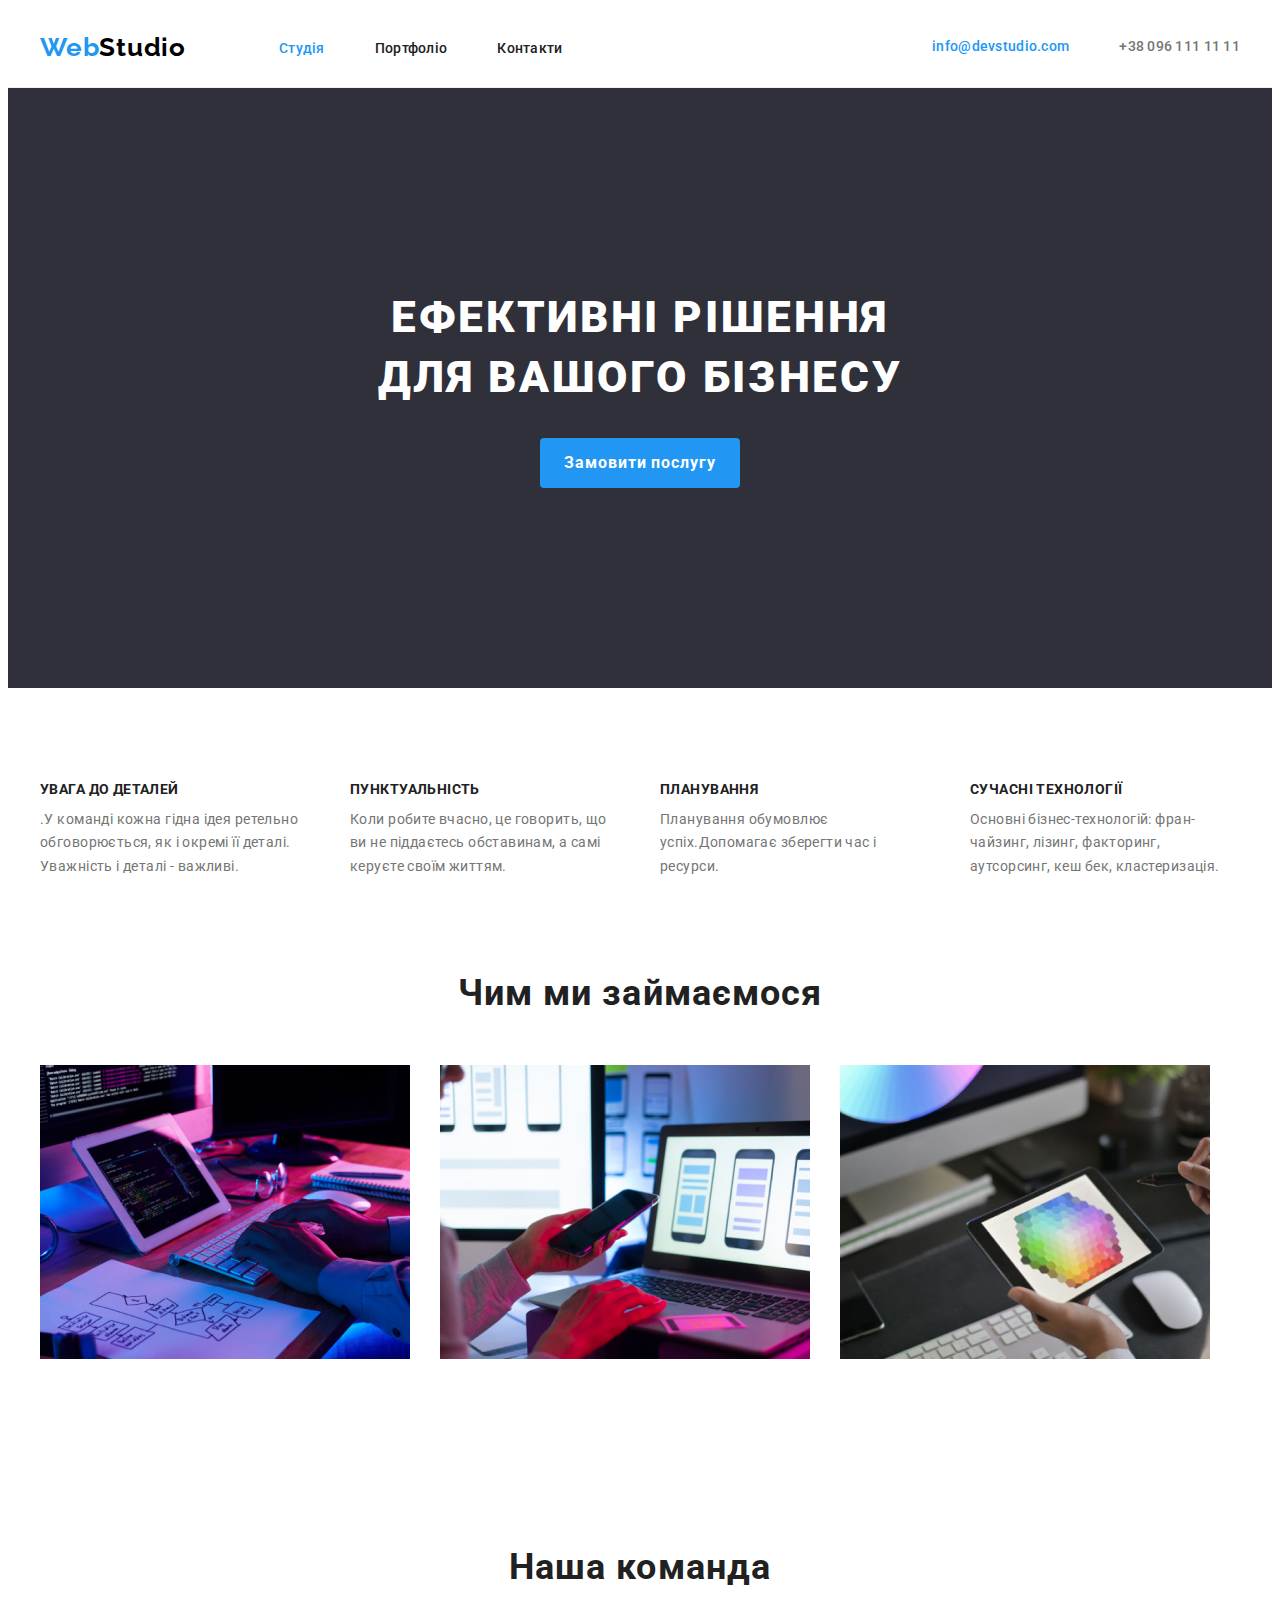
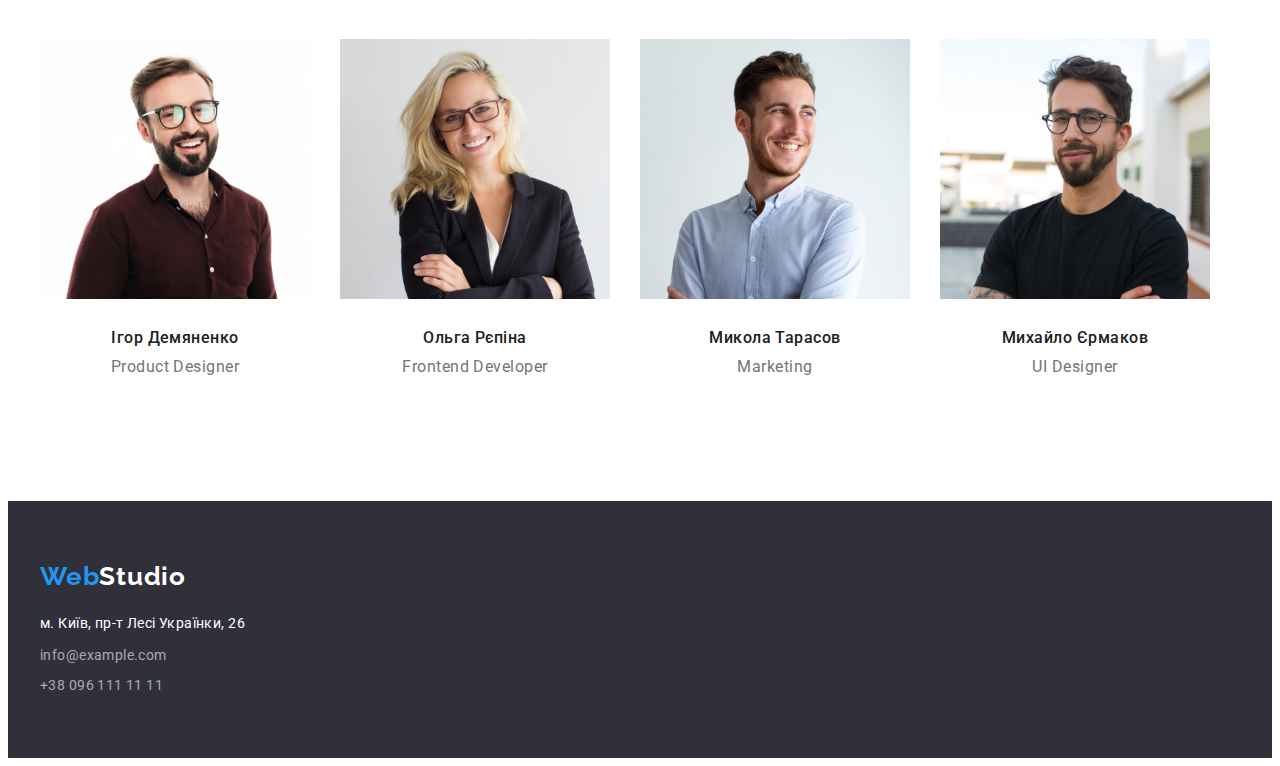
<file: index.html>
<!DOCTYPE html>
<html lang="uk">
<head>
    <meta charset="UTF-8">
    <meta http-equiv="X-UA-Compatible" content="IE=edge">
    <meta name="viewport" content="width=device-width, initial-scale=1.0">
    <link rel="preconnect" href="https://fonts.googleapis.com">
<link rel="preconnect" href="https://fonts.gstatic.com" crossorigin>
<link href="https://fonts.googleapis.com/css2?family=Montserrat:wght@700&family=Roboto:wght@400;500;700;900&display=swap" rel="stylesheet">
<link href="https://fonts.googleapis.com/css2?family=Montserrat:wght@700&family=Raleway:wght@700&display=swap" rel="stylesheet">
<link rel="stylesheet" href="https://cdnjs.cloudflare.com/ajax/libs/modern-normalize/1.1.0/modern-normalize.min.css" integrity="sha512-wpPYUAdjBVSE4KJnH1VR1HeZfpl1ub8YT/NKx4PuQ5NmX2tKuGu6U/JRp5y+Y8XG2tV+wKQpNHVUX03MfMFn9Q==" crossorigin="anonymous" referrerpolicy="no-referrer" />
<link rel="stylesheet" href="css/styles.css">
<title>Document</title>
</head>
<body class="style">
    <header class="header"> 
      <div class="container">
      <a href class="logo"<span style="color:#2196f3">Web</span><span style="color:black">Studio</span></a>
        <nav> 
          <ul class="header-nav">
            <li>
              <a href class="nav-one">Студія</a>
            </li>
            <li>
              <a href="portfolio.html"class="nav-two">Портфоліо</a>
            </li>
            <li>
              <a href class="nav-three">Контакти</a>
            </li>
          </ul>
        </nav>
      <div class="header-contact">
        <a href="mailto:info@devstudio.com" style="color:#2196f3;">info@devstudio.com</a>
        <a href="tel:+380961111111" style="color:#757575;">+38 096 111 11 11</a> 
      </div>
     </div>
      </header>
      <main> 
<section class="fon">
  <div class="container"> 
    <h1 class="title">Ефективні рішення<br> для вашого бізнесу</h1>
    <button type="button"class="button">Замовити послугу</button>
  </div>
</section>
<section class="main">
  <div class="container">
    <ul class="main1">
    <li>
        <h3 class="main-one">Увага до деталей</h3>
        <p class="text">.У команді кожна гідна ідея ретельно обговорюється, як і окремі її деталі. Уважність і деталі - важливі.

        </p>
    </li>
    <li>
        <h3 class="main-one">Пунктуальність</h3>
        <p class="text"> 
    Коли робите вчасно, це говорить, що ви не піддаєтесь обставинам, а самі керуєте своїм життям.</p>
    </li>
    <li>
        <h3 class="main-one">Планування</h3>
        <p class="text">Планування обумовлює успіх.Допомагає зберегти час і ресурси.</p>
    </li>
    <li>
        <h3 class="main-one">Сучасні технології</h3>
        <p class="text">Основні бізнес-технологій: 
          фран- чайзинг, лізинг, факторинг, аутсорсинг, кеш бек, кластеризація. </p>
    </li>
   </ul>
  </div>
</section>
<section class="work-foto">
  <div class="container">
  <h2 class="work">Чим ми займаємося</h2>
      <ul class="foto">
        <li>
            <img
            src="./img/box 1.png"
            alt="лептоп-1"
            width="370"
            height="294"
          />  
        </li>
        <li>
            <img
              src="./img/box2.jpg"
              alt="лептоп-2"
              width="370"
              height="294"
            />
        </li>
        <li>
            <img
              src="./img/box3.jpg"
              alt="лептоп-3"
              width="370"
              height="294"
            />
        </li>
    </ul>
  </div>
</section>
<section class="teams">
  <div class="container"
    <h2 class="work">Наша команда</h2>
          <ul class="people">
        <li>
            <img
            src="./img/img1.jpg"
            alt="пан1"
            width="270"
            height="260"
            />
            <section>
            <div class="tm1">
           <h3 class="team">Ігор Демяненко</h3>
           <p class="team-one">Product Designer</p>
          </div>
            </section>
          </li>
        <li>
            <img
            src="./img/img2.jpg"
            alt="пані1"
            width="270"
            height="260"
            />
            <div class="tm1">
            <h3 class="team">Ольга Рєпіна</h3>
            <p class="team-one">Frontend Developer</p>
            </div>
        </li>
        <li>
            <img
            src="./img/img3.jpg"
            alt="пан2"
            width="270"
            height="260"
            />  
            <div class="tm1">
            <h3 class="team">Микола Тарасов</h3>
           <p class="team-one">Marketing</p> 
            </div>
        </li>
        <li>
            <img
            src="./img/img4.jpg"
            alt="пан3"
            width="270"
            height="260"
            /> 
            <div class="tm1">
            <h3 class="team">Михайло Єрмаков</h3>
            <p class="team-one">UI Designer</p>
            </div>
        </li>
     </ul>
  </div>
</section>
</main>
<footer class="footer">
  <section class="foot">
  <div class="container">
  <a href class="logo"<span style="color:#2196f3">Web</span><span style="color:white">Studio</span></a>
  <address class="address">
    <div class="add">
 <p> м. Київ, пр-т Лесі Українки, 26</p>
    </div>
    <div class="mail">
 <a href="mailto:info@example.com"style="color:rgba(255,255,255,0.6);">info@example.com</a>
    </div>
 <p><a href="tel:+380961111111" style="color:rgba(255,255,255,0.6);">+38 096 111 11 11</a></p>
  </address>
  </div>
</section>
</footer>
</body>
</html>
</file>
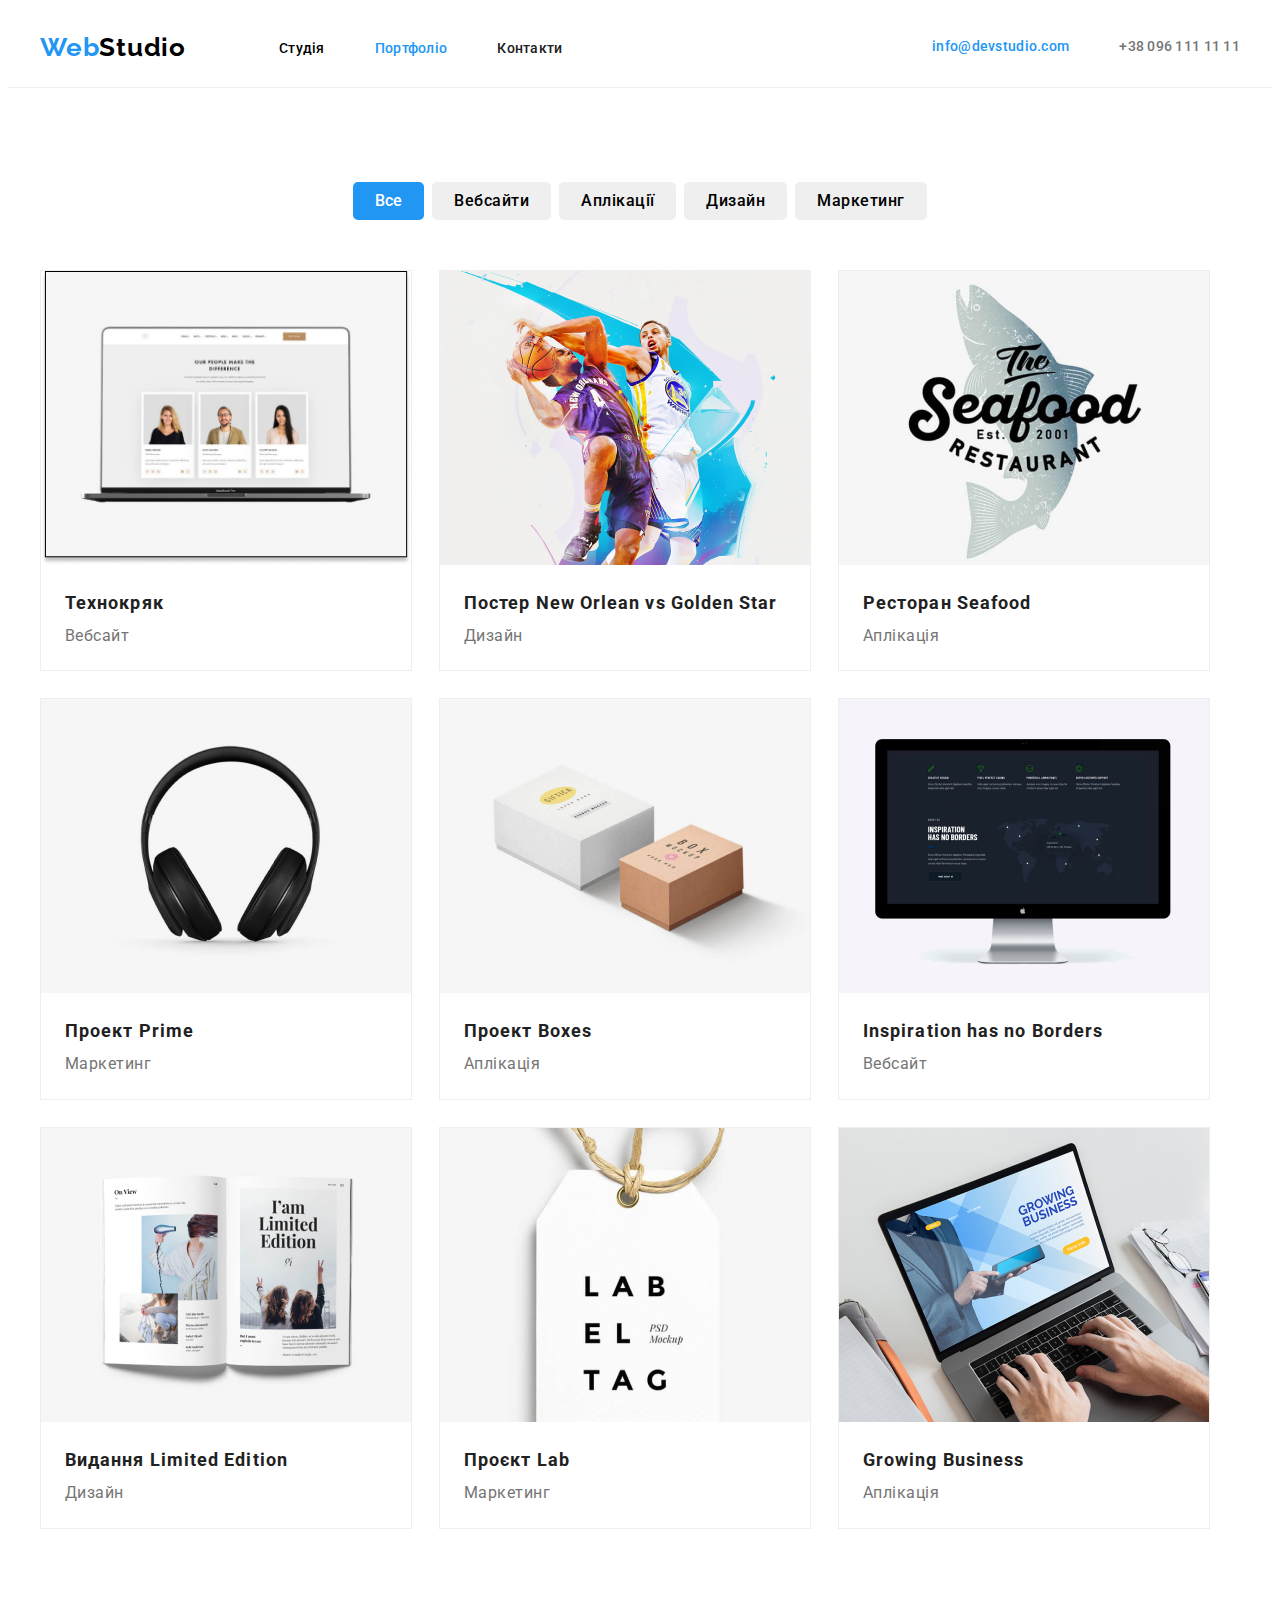
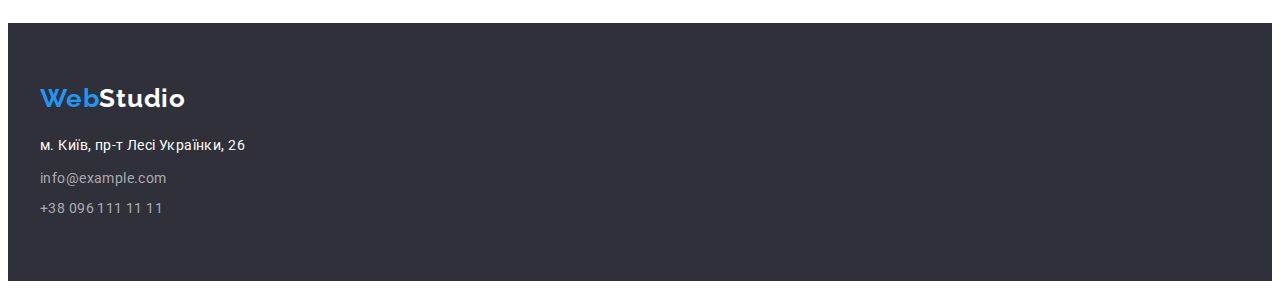
<file: portfolio.html>
<!DOCTYPE html>
<html lang="uk">
<head>
    <meta charset="UTF-8">
    <meta http-equiv="X-UA-Compatible" content="IE=edge">
    <meta name="viewport" content="width=device-width, initial-scale=1.0">
    
    <link rel="preconnect" href="https://fonts.googleapis.com">
<link rel="preconnect" href="https://fonts.gstatic.com" crossorigin>
<link href="https://fonts.googleapis.com/css2?family=Montserrat:wght@700&family=Roboto:wght@400;500;700;900&display=swap" rel="stylesheet">
<link href="https://fonts.googleapis.com/css2?family=Montserrat:wght@700&family=Raleway:wght@700&display=swap" rel="stylesheet">
<link rel="stylesheet" href="https://cdnjs.cloudflare.com/ajax/libs/modern-normalize/1.1.0/modern-normalize.min.css" integrity="sha512-wpPYUAdjBVSE4KJnH1VR1HeZfpl1ub8YT/NKx4PuQ5NmX2tKuGu6U/JRp5y+Y8XG2tV+wKQpNHVUX03MfMFn9Q==" crossorigin="anonymous" referrerpolicy="no-referrer" />
<link rel="stylesheet" href="css/styles.css">
<title>Document</title>
</head>
<body class="style">
<header class="header">
  <div class="container">
      <a href class="logo"<span style="color:#2196f3">Web</span><span style="color:black">Studio</span></a>
        <nav> 
          <ul class="header-nav">
            <li>
              <a href="index.html"class="nav-one"<span style="color:black">Студія</span></a>
            </li>
            <li>
              <a href class="nav-two"<span style="color:#2196f3">Портфоліо</span></a>
            </li>
            <li>
              <a href class="nav-three">Контакти</a>
            </li>
          </ul>
        </nav>
        <div class="header-contact"
        <a href="mailto:info@devstudio.com" style="color:#2196f3;">info@devstudio.com</a>
        <a href="tel:+380961111111" style="color:#757575;">+38 096 111 11 11</a> 
        </div>
  </div> 

      </header>
      <main> 
        <section class="content">
              <div class="container">
         <ul class="btn-port">
       <li><button type="button" class="button-one">Все</button></li> 
        <li><button type="button" class="button-two">Вебсайти</button></li>
        <li><button type="button" class="button-two">Аплікації</button></li>
        <li><button type="button" class="button-two">Дизайн</button></li>
        <li><button type="button" class="button-two">Маркетинг</button></li>
      </ul>
               </div>
          <div class="container">
          <ul class="foto-port"> 
          <li class="border">
            <img
            src="./img1/img1.jpg"
            alt="робота"
            width="370"
            height="294">
            <div class="prezent">
            <h3 class="work-port">Технокряк</h3>
            <p class="work-one">Вебсайт</p>
          </div>
          </li>
            <li class="border">
              <img
              src="./img1/port2.png"
              alt="робота2"
              width="370"
              height="294">
              <div class="prezent">
            <h3 class="work-port">Постер New Orlean vs Golden Star</h3>
            <p class="work-one">Дизайн</p>
              </div>
           </li>
            <li class="border">
              <img
              src="./img1/port3.jpg"
              alt="робота3"
              width="370"
              height="294">
              <div class="prezent">
            <h3 class="work-port">Ресторан Seafood</h3>
            <p class="work-one">Аплікація</p>
              </div>
            </li>
            <li class="border">
              <img
              src="./img1/port4.jpg"
              alt="робота4"
              width="370"
              height="294">
             <div class="prezent">
            <h3 class="work-port">Проект Prime</h3>
            <p class="work-one">Маркетинг</p>
             </div>
            </li>
            <li class="border">
              <img
              src="./img1/port5.jpg"
              alt="робота5"
              width="370"
              height="294">
              <div class="prezent">
            <h3 class="work-port">Проект Boxes</h3>
            <p class="work-one">Аплікація</p>
              </div>
            </li>
            <li class="border">
              <img
              src="./img1/port6.jpg"
              alt="робота6"
              width="370"
              height="294">
              <div class="prezent">
            <h3 class="work-port">Inspiration has no Borders</h3>
            <p class="work-one">Вебсайт</p>
              </div>
            </li>
            <li class="border">
              <img
              src="./img1/port7.jpg"
              alt="робота7"
              width="370"
              height="294">
              <div class="prezent">
            <h3 class="work-port">Видання Limited Edition</h3>
            <p class="work-one">Дизайн</p>
              </div>
            </li>
            <li class="border">
              <img
              src="./img1/port8.jpg"
              alt="робота8"
              width="370"
              height="294">
              <div class="prezent">
            <h3 class="work-port"> Проєкт Lab</h3>
            <p class="work-one">Маркетинг</p>
              </div>
            </li>
            <li class="border">
              <img
              src="./img1/port9.jpg"
              alt="робота9"
              width="370"
              height="294">
              <div class="prezent">
            <h3 class="work-port">Growing Business</h3>
            <p class="work-one">Аплікація</p>
              </div>
            </li>
        </ul>
      </div>
      </section> 
      </main>
      <footer class="footer">
        <section class="foot">
        <div class="container">
        <a href class="logo"<span style="color:#2196f3">Web</span><span style="color:white">Studio</span></a>
        <address class="address">
          <div class="add">
       <p> м. Київ, пр-т Лесі Українки, 26</p>
          </div>
          <div class="mail">
         <a href="mailto:info@example.com" style="color:rgba(255,255,255,0.6);">info@example.com</a>
          </div>
       <p><a href="tel:+380961111111" style="color:rgba(255,255,255,0.6);">+38 096 111 11 11</a></p>
        </address>
        </div>
      </section>
      </footer>
      </body>
      </html>
</file>
<file: css/styles.css>
.container{
  width: 1200px;
  padding-left: 15px;
  padding-right: 15px;
  margin: 0 auto;
  outline: 21px solid rgb(234, 232, 238)2;
}
p,h1,h2,h3,h4,h5,h6{
  margin: 0;
}
ul{
  margin: 0;
  padding-left: 0;
}
    
a {
    text-decoration: none; /* Скасовуємо підкреслення у посилань */
    font-family: 'Roboto', sans-serif;
    }
    
    
   /*шрифт і колір для сторінок*/
    .style{
    font-family: 'Montserrat', sans-serif;
    font-family: 'Roboto', sans-serif;
    color: #212121;
    }

/* header*/
.header{
  padding-top: 24px;
  padding-bottom: 24px;
  border-bottom: 1px solid #EEEEEE;
   
}

.header .container{
  display: flex;
  align-items: center;
  
}

/*логотип*/
.logo{
  font-family: 'Raleway', sans-serif;
  font-weight: 700;
  font-size: 26px;
  line-height: 1.19;
  letter-spacing: 0.03em;
  margin-right: 93px;
  
   }

 /*навігація*/

 .header-nav{
  display: flex;
  gap: 50px;
 }


li {
    display: block;/*прибрали крапочки*/

  }

  .nav-one{
    font-weight: 500;
    font-size: 14px;
    line-height: 1.14px;
    letter-spacing: 0.02em;
    color: #2196f3;
   
  }

  .nav-two{
    font-weight: 500;
    font-size: 14px;
    line-height: 1.14px;
    letter-spacing: 0.02em;
    color: #212121;
  
  }

  .nav-three{
    font-weight: 500;
    font-size: 14px;
    line-height: 1.14;
    letter-spacing: 0.02em;
    color: #212121;
  }
  
  .header-contact{
    margin-left: auto;
    display: flex;
    column-gap: 50px;
    font-family: "Roboto";
    font-style: normal;
    font-weight: 500;
    font-size: 14px;
    line-height:1.14 ;
    letter-spacing: 0.02em;;
  }

  /*заголовок*/
  .fon{
  background-color: #2f303A;
  padding-top: 200px;
  padding-bottom: 200px;
  
  }
.fon .container{
  
}


  .title{
    font-family: 'Roboto', sans-serif;
    font-weight: 900;
    font-size: 44px;
    line-height: 1.36;
    letter-spacing: 0.06em;
    text-align: center;
    text-transform: uppercase;
    color:#ffffff;
      }


  .button{
    font-family: 'Roboto', sans-serif;
    font-weight: 700;
    line-height: 1.88;
    letter-spacing: 0.06em;
    margin: 0 auto;
    display: block; 
    border: 0;
    padding: 8px 16px;
    font-size: 16px; 
    border-radius: 4px;
    background-color: #2196f3;
    color: #ffffff;
    margin-top: 30px;
    width: 200px;
    height: 50px;
    font-size: 16px;
    
  }

  

  /*основне*/
  .main{
padding-top: 94px;
padding-bottom: 94px;

  }
  

.main1{
  display: flex;
  column-gap: 30px;
  justify-content: space-between;
 
}

  .main-one{
    font-weight: 700;
    font-size: 14px;
    line-height: 1.14;
    letter-spacing: 0.03em;
    text-transform: uppercase;
    margin-bottom: 10px;
}
 
.text{
    font-weight: 400;
    font-size: 14px;
    line-height: 1.71;
    letter-spacing: 0.03em;
    color:#757575;
    width: 270px;
  }
 
  /*робота*/

  .foto {
   display: flex;
   gap: 30px;

  }

img {
  display: block;
  
}

  .work-foto{
    padding-bottom: 94px;
  }

  .work{
    font-weight: 700;
    font-size: 36px;
    line-height: 1.16;
    letter-spacing: 0.03em;
    text-align: center;
    margin-bottom: 50px;
  
  }
  
  /*команда*/
  .people {
   display: flex;
  column-gap: 30px;
  margin-top: 50px;
  
  
  }

  .teams{
    font-weight: 700;
    font-size: 36px;
    line-height: 1.16;
    letter-spacing: 0.03em;
    text-align: center;
    padding-top: 94px;
    padding-bottom: 94px;
  }

  

  .team{
    font-weight: 500;
    font-size: 16px;
    line-height: 1.18;
    letter-spacing: 0.03em; 
    margin-bottom: 10px;  
}

.team-one{
    font-weight: 400;
    font-size: 16px;
    line-height: 1.18;
    letter-spacing: 0.03em;
    color:#757575;  
}

.tm1{
   padding-top:30px;
   padding-bottom: 30px;
   text-align: center;
  }
  
    
/*підвал*/

.foot{
  background-color: #2f303A;
  padding-top: 60px;
  padding-bottom: 60px;
  
  
}

.foot .container{
max-width: 1600px;
max-height: 252px;
 }
 

.address{
    font-style: normal;  
    font-weight: 400;
    font-size: 14px;
    line-height: 1.71;
    letter-spacing: 0.03em; 
    color: #ffffff;
    margin-top: 20px;
  
}
.add{
  margin-bottom: 9px;
}
.mail{
  margin-bottom: 6px;
}
/*портфоліо*/
.content{
  padding-top: 94px;
  padding-bottom: 94px;
}

.button-all .container{
  display: flex;

}

.button-one{
   font-family: 'Roboto', sans-serif; 
   font-weight: 500; 
   border: 0;
   border-radius: 5px;
   background: #2196f3;
   color: #fff;
   padding: 6px 22px;
   font-size: 16px;
   line-height: 1.6;
   text-align: center; 
}

/*меню кнопки*/
.button-two{
    font-family: 'Roboto', sans-serif;
    font-weight: 500;
    font-size: 16px;
    line-height: 1.6;
    letter-spacing: 0.03em; 
    text-align: center; 
    border: 0;
    border-radius: 5px;
    padding: 6px 22px;
    margin-left: 8px;
}



/*активна кнопка при наведенні мишки*/
.button-two:hover {
  background: #2196f3;
  color:#ffffff;
}



/*портфоліо роботи*/


  .btn-port{
  display: flex;
  justify-content: center;
  
}

.foto-port{
  display: flex;
  gap: 27px;
  flex-wrap: wrap;
  margin-top: 50px;
  
}

.work-port{
    font-weight:700;
    font-size: 18px;
    line-height: 2;
    letter-spacing: 0.06em; 
}

.work-one{
    font-weight: 400;
    font-size: 16px;
    line-height: 1.87;
    letter-spacing: 0.03em;  
    color:#757575;  
}
.border{
  border: 1px solid #EEEEEE;
 
}

.prezent{
  padding-left: 24px;
  padding-top: 20px;
  padding-right: 24px;
  padding-bottom: 20px;
}
</file>
